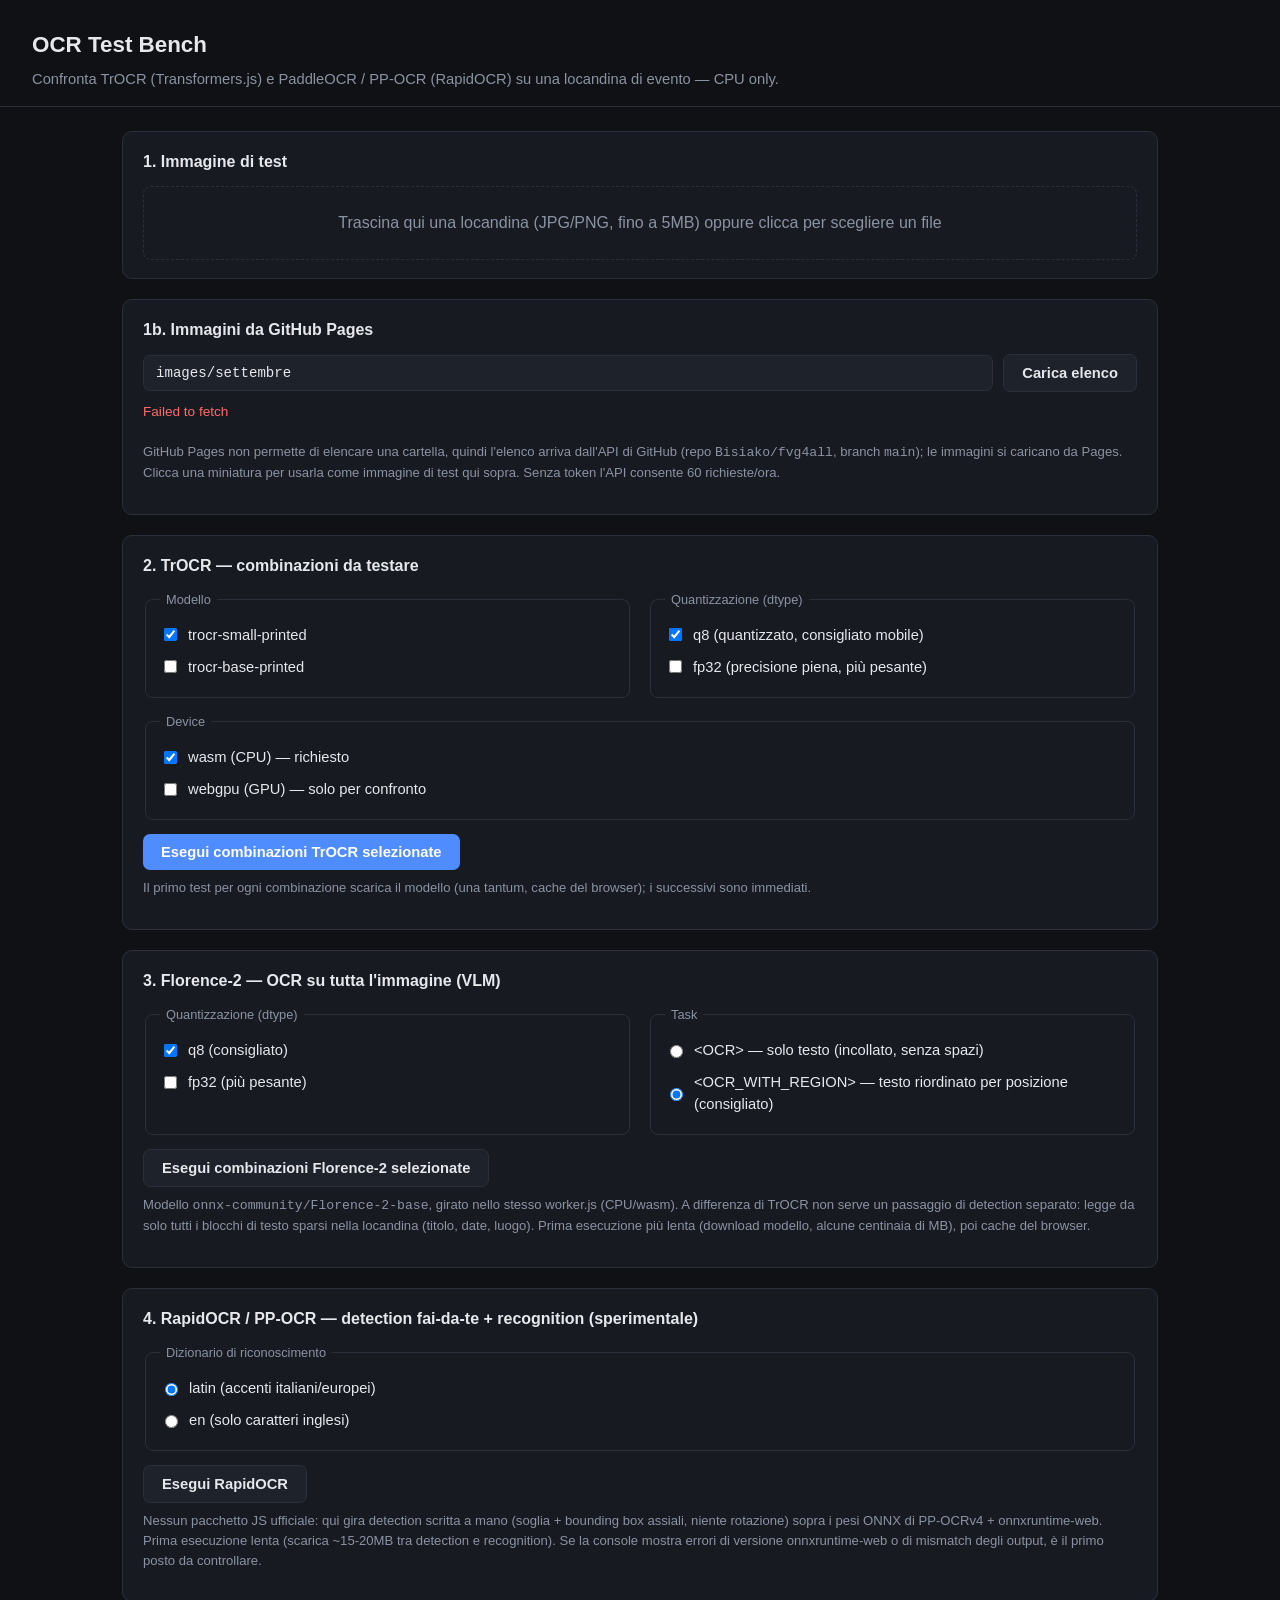
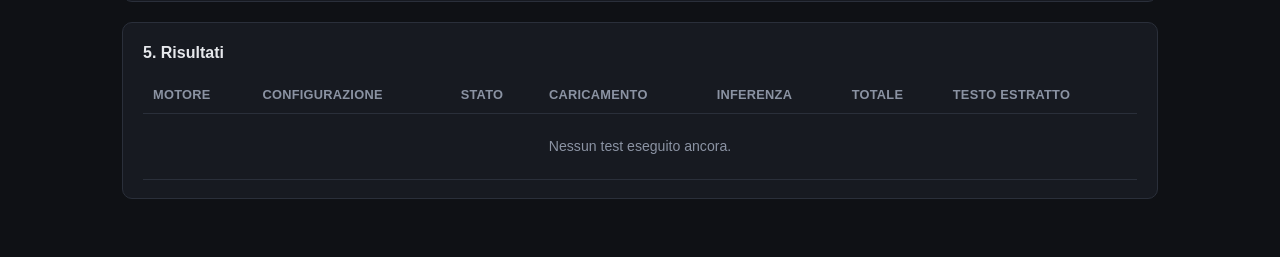
<file: index.html>
<!DOCTYPE html>
<html lang="it">
<head>
<meta charset="UTF-8">
<meta name="viewport" content="width=device-width, initial-scale=1">
<title>OCR Test Bench — TrOCR vs PaddleOCR</title>
<style>
  :root {
    --bg: #0f1115;
    --panel: #171a21;
    --panel-2: #1e222b;
    --border: #2a2f3a;
    --text: #e6e8ec;
    --text-dim: #8b93a3;
    --accent: #4f8cff;
    --ok: #3ecf8e;
    --err: #ff6b6b;
    --mono: "SFMono-Regular", Consolas, "Liberation Mono", Menlo, monospace;
  }
  * { box-sizing: border-box; }
  body {
    margin: 0;
    background: var(--bg);
    color: var(--text);
    font-family: -apple-system, BlinkMacSystemFont, "Segoe UI", Roboto, sans-serif;
    line-height: 1.5;
  }
  header {
    padding: 28px 32px 16px;
    border-bottom: 1px solid var(--border);
  }
  header h1 {
    margin: 0 0 6px;
    font-size: 1.4rem;
    font-weight: 600;
  }
  header p {
    margin: 0;
    color: var(--text-dim);
    font-size: 0.92rem;
  }
  main {
    max-width: 1100px;
    margin: 0 auto;
    padding: 24px 32px 60px;
    display: grid;
    gap: 20px;
  }
  section {
    background: var(--panel);
    border: 1px solid var(--border);
    border-radius: 10px;
    padding: 18px 20px;
  }
  section h2 {
    margin: 0 0 12px;
    font-size: 1rem;
    font-weight: 600;
    color: var(--text);
  }
  .drop-zone {
    border: 1.5px dashed var(--border);
    border-radius: 8px;
    padding: 24px;
    text-align: center;
    color: var(--text-dim);
    cursor: pointer;
    transition: border-color .15s;
  }
  .drop-zone.drag { border-color: var(--accent); color: var(--text); }
  .drop-zone input { display: none; }
  #preview-wrap { margin-top: 14px; display: none; gap: 12px; align-items: flex-start; }
  #preview-wrap.show { display: flex; }
  #preview {
    max-width: 220px;
    max-height: 220px;
    border-radius: 6px;
    border: 1px solid var(--border);
    object-fit: contain;
  }
  #file-meta { color: var(--text-dim); font-size: 0.85rem; }
  .grid-2 {
    display: grid;
    grid-template-columns: 1fr 1fr;
    gap: 16px;
  }
  fieldset {
    border: 1px solid var(--border);
    border-radius: 8px;
    padding: 10px 14px 14px;
  }
  legend { color: var(--text-dim); font-size: 0.8rem; padding: 0 6px; }
  label.opt {
    display: flex;
    align-items: center;
    gap: 8px;
    padding: 5px 0;
    font-size: 0.92rem;
    cursor: pointer;
  }
  .btn {
    background: var(--accent);
    color: #fff;
    border: none;
    border-radius: 7px;
    padding: 10px 18px;
    font-size: 0.92rem;
    font-weight: 600;
    cursor: pointer;
  }
  .btn.secondary {
    background: var(--panel-2);
    border: 1px solid var(--border);
    color: var(--text);
  }
  .btn:disabled { opacity: 0.5; cursor: not-allowed; }
  .actions { display: flex; gap: 10px; margin-top: 14px; flex-wrap: wrap; }
  table {
    width: 100%;
    border-collapse: collapse;
    font-size: 0.88rem;
  }
  th, td {
    text-align: left;
    padding: 8px 10px;
    border-bottom: 1px solid var(--border);
    vertical-align: top;
  }
  th { color: var(--text-dim); font-weight: 600; font-size: 0.8rem; text-transform: uppercase; letter-spacing: .02em; }
  td.mono, .mono { font-family: var(--mono); }
  .status-ok { color: var(--ok); }
  .status-err { color: var(--err); }
  .status-run { color: var(--accent); }
  .text-cell {
    max-width: 340px;
    white-space: pre-wrap;
    word-break: break-word;
    color: var(--text);
  }
  .empty-row td { color: var(--text-dim); text-align: center; padding: 22px; }
  .hint { color: var(--text-dim); font-size: 0.82rem; margin-top: 8px; }

  /* galleria GitHub */
  .gh-bar { display: flex; gap: 10px; flex-wrap: wrap; align-items: center; }
  .gh-bar input[type="text"] {
    flex: 1 1 240px;
    background: var(--panel-2);
    border: 1px solid var(--border);
    border-radius: 7px;
    color: var(--text);
    padding: 9px 12px;
    font-family: var(--mono);
    font-size: 0.88rem;
  }
  #gh-status { color: var(--text-dim); font-size: 0.85rem; margin-top: 10px; min-height: 1.3em; }
  #gh-status.err { color: var(--err); }
  #gh-grid {
    display: grid;
    grid-template-columns: repeat(auto-fill, minmax(130px, 1fr));
    gap: 10px;
    margin-top: 12px;
  }
  .gh-item {
    margin: 0;
    background: var(--panel-2);
    border: 1.5px solid var(--border);
    border-radius: 8px;
    overflow: hidden;
    cursor: pointer;
    transition: border-color .15s;
  }
  .gh-item:hover { border-color: var(--text-dim); }
  .gh-item.selected { border-color: var(--accent); }
  .gh-item img { display: block; width: 100%; height: 130px; object-fit: cover; background: #000; }
  .gh-item figcaption {
    padding: 5px 8px;
    font-size: 0.75rem;
    color: var(--text-dim);
    white-space: nowrap;
    overflow: hidden;
    text-overflow: ellipsis;
  }
</style>
</head>
<body>

<header>
  <h1>OCR Test Bench</h1>
  <p>Confronta TrOCR (Transformers.js) e PaddleOCR / PP-OCR (RapidOCR) su una locandina di evento — CPU only.</p>
</header>

<main>

  <section>
    <h2>1. Immagine di test</h2>
    <div class="drop-zone" id="drop-zone">
      Trascina qui una locandina (JPG/PNG, fino a 5MB) oppure clicca per scegliere un file
      <input type="file" id="file-input" accept="image/*">
    </div>
    <div id="preview-wrap">
      <img id="preview" alt="Anteprima immagine">
      <div id="file-meta"></div>
    </div>
  </section>

  <section>
    <h2>1b. Immagini da GitHub Pages</h2>
    <div class="gh-bar">
      <input type="text" id="gh-folder" value="images/settembre" spellcheck="false" aria-label="Cartella del repository">
      <button class="btn secondary" id="gh-load">Carica elenco</button>
    </div>
    <div id="gh-status"></div>
    <div id="gh-grid"></div>
    <p class="hint">
      GitHub Pages non permette di elencare una cartella, quindi l'elenco arriva dall'API di GitHub (repo <code>Bisiako/fvg4all</code>, branch <code>main</code>); le immagini si caricano da Pages. Clicca una miniatura per usarla come immagine di test qui sopra. Senza token l'API consente 60 richieste/ora.
    </p>
  </section>

  <section>
    <h2>2. TrOCR — combinazioni da testare</h2>
    <div class="grid-2">
      <fieldset>
        <legend>Modello</legend>
        <label class="opt"><input type="checkbox" class="trocr-model" value="Xenova/trocr-small-printed" checked> trocr-small-printed</label>
        <label class="opt"><input type="checkbox" class="trocr-model" value="Xenova/trocr-base-printed"> trocr-base-printed</label>
      </fieldset>
      <fieldset>
        <legend>Quantizzazione (dtype)</legend>
        <label class="opt"><input type="checkbox" class="trocr-dtype" value="q8" checked> q8 (quantizzato, consigliato mobile)</label>
        <label class="opt"><input type="checkbox" class="trocr-dtype" value="fp32"> fp32 (precisione piena, più pesante)</label>
      </fieldset>
    </div>
    <fieldset style="margin-top:14px;">
      <legend>Device</legend>
      <label class="opt"><input type="checkbox" class="trocr-device" value="wasm" checked> wasm (CPU) — richiesto</label>
      <label class="opt"><input type="checkbox" class="trocr-device" value="webgpu"> webgpu (GPU) — solo per confronto</label>
    </fieldset>
    <div class="actions">
      <button class="btn" id="run-trocr">Esegui combinazioni TrOCR selezionate</button>
    </div>
    <p class="hint">Il primo test per ogni combinazione scarica il modello (una tantum, cache del browser); i successivi sono immediati.</p>
  </section>

  <section>
    <h2>3. Florence-2 — OCR su tutta l'immagine (VLM)</h2>
    <div class="grid-2">
      <fieldset>
        <legend>Quantizzazione (dtype)</legend>
        <label class="opt"><input type="checkbox" class="florence-dtype" value="q8" checked> q8 (consigliato)</label>
        <label class="opt"><input type="checkbox" class="florence-dtype" value="fp32"> fp32 (più pesante)</label>
      </fieldset>
      <fieldset>
        <legend>Task</legend>
        <label class="opt"><input type="radio" name="florence-task" value="<OCR>"> &lt;OCR&gt; — solo testo (incollato, senza spazi)</label>
        <label class="opt"><input type="radio" name="florence-task" value="<OCR_WITH_REGION>" checked> &lt;OCR_WITH_REGION&gt; — testo riordinato per posizione (consigliato)</label>
      </fieldset>
    </div>
    <div class="actions">
      <button class="btn secondary" id="run-florence">Esegui combinazioni Florence-2 selezionate</button>
    </div>
    <p class="hint">
      Modello <code>onnx-community/Florence-2-base</code>, girato nello stesso worker.js (CPU/wasm). A differenza di TrOCR non serve un passaggio di detection separato: legge da solo tutti i blocchi di testo sparsi nella locandina (titolo, date, luogo). Prima esecuzione più lenta (download modello, alcune centinaia di MB), poi cache del browser.
    </p>
  </section>

  <section>
    <h2>4. RapidOCR / PP-OCR — detection fai-da-te + recognition (sperimentale)</h2>
    <fieldset>
      <legend>Dizionario di riconoscimento</legend>
      <label class="opt"><input type="radio" name="rapid-lang" value="latin" checked> latin (accenti italiani/europei)</label>
      <label class="opt"><input type="radio" name="rapid-lang" value="en"> en (solo caratteri inglesi)</label>
    </fieldset>
    <div class="actions">
      <button class="btn secondary" id="run-rapid">Esegui RapidOCR</button>
    </div>
    <p class="hint">
      Nessun pacchetto JS ufficiale: qui gira detection scritta a mano (soglia + bounding box assiali, niente rotazione) sopra i pesi ONNX di PP-OCRv4 + onnxruntime-web. Prima esecuzione lenta (scarica ~15-20MB tra detection e recognition). Se la console mostra errori di versione onnxruntime-web o di mismatch degli output, è il primo posto da controllare.
    </p>
  </section>
  <section>
    <h2>5. Risultati</h2>
    <table>
      <thead>
        <tr>
          <th>Motore</th>
          <th>Configurazione</th>
          <th>Stato</th>
          <th>Caricamento</th>
          <th>Inferenza</th>
          <th>Totale</th>
          <th>Testo estratto</th>
        </tr>
      </thead>
      <tbody id="results-body">
        <tr class="empty-row"><td colspan="7">Nessun test eseguito ancora.</td></tr>
      </tbody>
    </table>
  </section>

</main>

<script type="module">
  // ---------- stato immagine ----------
  let currentFile = null;
  let currentDataUrl = null;

  const dropZone = document.getElementById('drop-zone');
  const fileInput = document.getElementById('file-input');
  const previewWrap = document.getElementById('preview-wrap');
  const preview = document.getElementById('preview');
  const fileMeta = document.getElementById('file-meta');
  const resultsBody = document.getElementById('results-body');

  function setFile(file) {
    if (!file) return;
    currentFile = file;
    const reader = new FileReader();
    reader.onload = () => {
      currentDataUrl = reader.result;
      preview.src = currentDataUrl;
      previewWrap.classList.add('show');
      fileMeta.textContent = `${file.name} — ${(file.size / 1024 / 1024).toFixed(2)} MB`;
    };
    reader.readAsDataURL(file);
  }

  dropZone.addEventListener('click', () => fileInput.click());
  fileInput.addEventListener('change', (e) => setFile(e.target.files[0]));
  dropZone.addEventListener('dragover', (e) => { e.preventDefault(); dropZone.classList.add('drag'); });
  dropZone.addEventListener('dragleave', () => dropZone.classList.remove('drag'));
  dropZone.addEventListener('drop', (e) => {
    e.preventDefault();
    dropZone.classList.remove('drag');
    setFile(e.dataTransfer.files[0]);
  });

  // ---------- tabella risultati ----------
  function clearEmptyRow() {
    const empty = resultsBody.querySelector('.empty-row');
    if (empty) empty.remove();
  }

  function addRow(engine, config) {
    clearEmptyRow();
    const tr = document.createElement('tr');
    tr.innerHTML = `
      <td>${engine}</td>
      <td class="mono">${config}</td>
      <td class="status-run">in corso…</td>
      <td class="mono">—</td>
      <td class="mono">—</td>
      <td class="mono">—</td>
      <td class="text-cell">—</td>
    `;
    resultsBody.appendChild(tr);
    return tr;
  }

  // Inserisce spazi mancanti quando parole/numeri restano incollati (es. RapidOCR che fonde
  // due box vicini): tra cifra e lettera, tra lettera e cifra, tra minuscola e maiuscola.
  // È una pulizia euristica, non perfetta, ma indipendente dalla qualità della detection —
  // utile comunque come primo passo prima del tuo script di catalogazione per genere/data/luogo.
  function normalizeOcrText(text) {
    if (!text) return text;
    return text
      .split('\n')
      .map(line => line
        .replace(/(\d)([A-ZÀ-Ýa-zà-ÿ])/g, '$1 $2')
        .replace(/([A-ZÀ-Ýa-zà-ÿ])(\d)/g, '$1 $2')
        .replace(/([a-zà-ÿ])([A-ZÀ-Ý])/g, '$1 $2')
        .replace(/[ \t]+/g, ' ')
        .trim())
      .join('\n');
  }

  function fillRow(tr, { ok, loadMs, inferMs, totalMs, text, error }) {
    const cells = tr.querySelectorAll('td');
    if (ok) {
      cells[2].textContent = 'ok';
      cells[2].className = 'status-ok';
      cells[3].textContent = loadMs != null ? `${loadMs} ms` : '—';
      cells[4].textContent = inferMs != null ? `${inferMs} ms` : '—';
      cells[5].textContent = totalMs != null ? `${totalMs} ms` : '—';
      cells[6].textContent = normalizeOcrText(text) || '(vuoto)';
    } else {
      cells[2].textContent = 'errore';
      cells[2].className = 'status-err';
      cells[6].textContent = error || 'errore sconosciuto';
    }
  }

  // ---------- galleria da GitHub ----------
  const GH = {
    OWNER: 'Bisiako',
    REPO: 'fvg4all',
    BRANCH: 'main',
    IMAGE_ROOT: 'images',
    API_URL: 'https://api.github.com',
  };
  GH.PAGES_BASE = `https://${GH.OWNER.toLowerCase()}.github.io/${GH.REPO}/`;
  const IMG_EXT = /\.(jpe?g|png|webp|gif|avif)$/i;

  const ghFolder = document.getElementById('gh-folder');
  const ghLoad = document.getElementById('gh-load');
  const ghStatus = document.getElementById('gh-status');
  const ghGrid = document.getElementById('gh-grid');

  function setGhStatus(msg, isErr = false) {
    ghStatus.textContent = msg;
    ghStatus.className = isErr ? 'err' : '';
  }

  const encodePath = (p) => p.split('/').map(encodeURIComponent).join('/');

  async function listGithubImages(folder) {
    const path = folder.trim().replace(/^\/+|\/+$/g, '');
    const url = `${GH.API_URL}/repos/${GH.OWNER}/${GH.REPO}/contents/${encodePath(path)}?ref=${encodeURIComponent(GH.BRANCH)}`;
    const res = await fetch(url, { headers: { Accept: 'application/vnd.github+json' } });
    if (res.status === 404) throw new Error(`Cartella "${path}" non trovata nel branch ${GH.BRANCH}.`);
    if (res.status === 403) throw new Error('Limite dell\'API GitHub raggiunto (60 richieste/ora senza token): riprova più tardi.');
    if (!res.ok) throw new Error(`API GitHub: HTTP ${res.status}`);
    const items = await res.json();
    if (!Array.isArray(items)) throw new Error(`"${path}" non è una cartella.`);
    return items
      .filter((it) => it.type === 'file' && IMG_EXT.test(it.name))
      .map((it) => ({
        name: it.name,
        size: it.size,
        pagesUrl: GH.PAGES_BASE + encodePath(it.path),
        rawUrl: it.download_url,
      }))
      .sort((a, b) => a.name.localeCompare(b.name, 'it', { numeric: true }));
  }

  async function fetchBlobWithFallback(urls) {
    let lastErr;
    for (const u of urls) {
      try {
        const res = await fetch(u);
        if (!res.ok) throw new Error(`HTTP ${res.status}`);
        return await res.blob();
      } catch (err) { lastErr = err; }
    }
    throw lastErr;
  }

  async function selectGithubImage(item, figure) {
    setGhStatus(`Carico ${item.name}…`);
    try {
      const blob = await fetchBlobWithFallback([item.pagesUrl, item.rawUrl]);
      setFile(new File([blob], item.name, { type: blob.type || 'image/jpeg' }));
      ghGrid.querySelectorAll('.gh-item.selected').forEach((el) => el.classList.remove('selected'));
      figure.classList.add('selected');
      setGhStatus(`Selezionata: ${item.name}`);
    } catch (err) {
      setGhStatus(`Impossibile caricare ${item.name}: ${err.message}`, true);
    }
  }

  async function loadGithubGallery() {
    ghLoad.disabled = true;
    ghGrid.textContent = '';
    setGhStatus('Leggo l\'elenco da GitHub…');
    try {
      const images = await listGithubImages(ghFolder.value);
      if (!images.length) { setGhStatus('Nessuna immagine trovata in questa cartella.', true); return; }
      for (const item of images) {
        const fig = document.createElement('figure');
        fig.className = 'gh-item';
        fig.title = `${item.name} — ${(item.size / 1024 / 1024).toFixed(2)} MB`;

        const img = document.createElement('img');
        img.loading = 'lazy';
        img.alt = item.name;
        img.src = item.pagesUrl;
        // se la versione su Pages non è (ancora) pubblicata, ripiega sul raw di GitHub
        img.onerror = () => { img.onerror = null; img.src = item.rawUrl; };

        const cap = document.createElement('figcaption');
        cap.textContent = item.name;

        fig.append(img, cap);
        fig.addEventListener('click', () => selectGithubImage(item, fig));
        ghGrid.appendChild(fig);
      }
      setGhStatus(`${images.length} immagini in ${ghFolder.value.trim()}`);
    } catch (err) {
      setGhStatus(err.message, true);
    } finally {
      ghLoad.disabled = false;
    }
  }

  ghLoad.addEventListener('click', loadGithubGallery);
  ghFolder.addEventListener('keydown', (e) => { if (e.key === 'Enter') loadGithubGallery(); });
  loadGithubGallery(); // carica subito images/settembre all'apertura della pagina

  // ---------- worker TrOCR ----------
  let worker = null;
  let reqId = 0;
  const pending = new Map();

  function getWorker() {
    if (!worker) {
      worker = new Worker('worker.js', { type: 'module' });
      worker.onmessage = (e) => {
        const { id } = e.data;
        const handler = pending.get(id);
        if (handler) {
          handler(e.data);
          pending.delete(id);
        }
      };
    }
    return worker;
  }

  function callWorker(payload) {
    return new Promise((resolve) => {
      const id = ++reqId;
      pending.set(id, resolve);
      getWorker().postMessage({ id, ...payload });
    });
  }

  document.getElementById('run-trocr').addEventListener('click', async () => {
    if (!currentDataUrl) { alert('Carica prima un\'immagine.'); return; }
    const models = [...document.querySelectorAll('.trocr-model:checked')].map(el => el.value);
    const dtypes = [...document.querySelectorAll('.trocr-dtype:checked')].map(el => el.value);
    const devices = [...document.querySelectorAll('.trocr-device:checked')].map(el => el.value);
    if (!models.length || !dtypes.length || !devices.length) {
      alert('Seleziona almeno un modello, un dtype e un device.');
      return;
    }
    const btn = document.getElementById('run-trocr');
    btn.disabled = true;

    for (const modelId of models) {
      for (const dtype of dtypes) {
        for (const device of devices) {
          const shortModel = modelId.split('/')[1];
          const config = `${shortModel} · dtype=${dtype} · device=${device}`;
          const tr = addRow('TrOCR', config);
          const result = await callWorker({ engine: 'trocr', imageDataUrl: currentDataUrl, modelId, dtype, device });
          fillRow(tr, result);
        }
      }
    }
    btn.disabled = false;
  });

  // ---------- RapidOCR ----------
  document.getElementById('run-rapid').addEventListener('click', async () => {
    if (!currentDataUrl) { alert('Carica prima un\'immagine.'); return; }
    const lang = document.querySelector('input[name="rapid-lang"]:checked').value;
    const btn = document.getElementById('run-rapid');
    btn.disabled = true;

    const config = `PP-OCRv4 det + rec ${lang} · device=wasm`;
    const tr = addRow('RapidOCR', config);
    const result = await callWorker({ engine: 'rapidocr', imageDataUrl: currentDataUrl, lang });
    fillRow(tr, result);

    btn.disabled = false;
  });

  document.getElementById('run-florence').addEventListener('click', async () => {
    if (!currentDataUrl) { alert('Carica prima un\'immagine.'); return; }
    const dtypes = [...document.querySelectorAll('.florence-dtype:checked')].map(el => el.value);
    const task = document.querySelector('input[name="florence-task"]:checked').value;
    if (!dtypes.length) { alert('Seleziona almeno un dtype.'); return; }

    const btn = document.getElementById('run-florence');
    btn.disabled = true;

    const modelId = 'onnx-community/Florence-2-base';
    for (const dtype of dtypes) {
      const config = `Florence-2-base · dtype=${dtype} · device=wasm · ${task}`;
      const tr = addRow('Florence-2', config);
      const result = await callWorker({
        engine: 'florence',
        imageDataUrl: currentDataUrl,
        modelId,
        dtype,
        device: 'wasm',
        task,
      });
      fillRow(tr, result);
    }
    btn.disabled = false;
  });
</script>

</body>
</html>
</file>
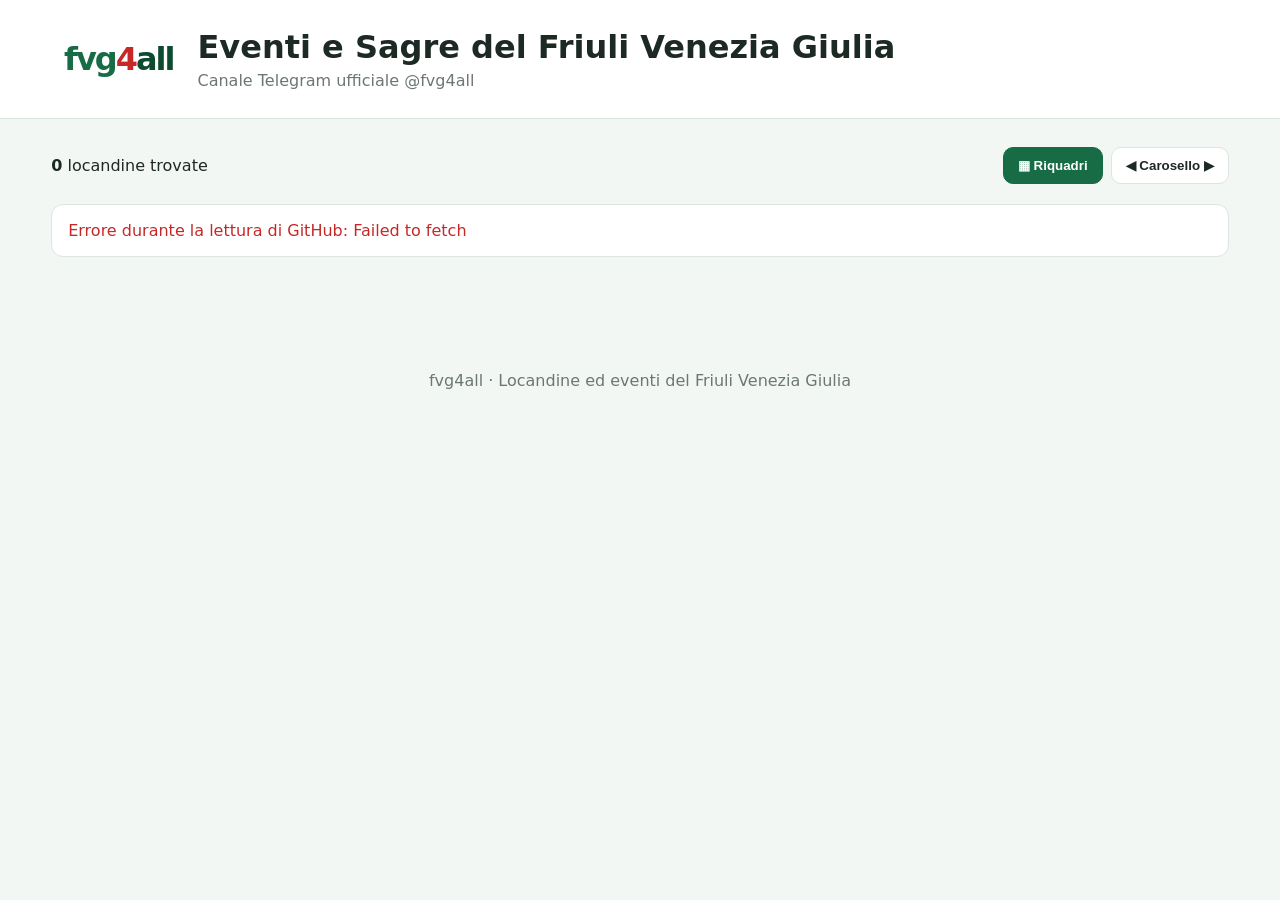
<file: index_old.html>
<!DOCTYPE html>
<html lang="it">
<head>
  <meta charset="UTF-8">
  <meta name="viewport" content="width=device-width, initial-scale=1.0">
  <meta name="description" content="fvg4all - Locandine, eventi e sagre del Friuli Venezia Giulia">
  <title>fvg4all — Eventi e Sagre del Friuli Venezia Giulia</title>

  <link rel="stylesheet" href="css/style.css">
</head>

<body>
  <header class="site-header">
    <div class="brand">
      <span class="brand-mark">fvg</span><span class="brand-number">4</span><span class="brand-name">all</span>
    </div>
    <div>
      <h1>Eventi e Sagre del Friuli Venezia Giulia</h1>
      <p>Canale Telegram ufficiale @fvg4all</p>
    </div>
  </header>

  <main>
    <section class="toolbar">
      <div>
        <strong id="imageCount">0</strong> locandine trovate
      </div>

      <div class="toolbar-actions">
        <button id="gridButton" class="active" type="button">▦ Riquadri</button>
        <button id="carouselButton" type="button">◀ Carosello ▶</button>
      </div>
    </section>

    <section id="status" class="status">
      Ricerca delle locandine su GitHub…
    </section>

    <section id="gallery" class="gallery" aria-live="polite"></section>

    <section id="carousel" class="carousel hidden" aria-label="Carosello locandine">
      <button id="prevButton" class="carousel-arrow" type="button" aria-label="Immagine precedente">‹</button>
      <div id="carouselContent" class="carousel-content"></div>
      <button id="nextButton" class="carousel-arrow" type="button" aria-label="Immagine successiva">›</button>
    </section>
  </main>

  <footer>
    <p>fvg4all · Locandine ed eventi del Friuli Venezia Giulia</p>
  </footer>
<script src="js/fvgDictionary.js"></script>
  <script type="module" src="js/app.js"></script>
</body>
</html>
</file>
<file: css/style.css>
* {
  box-sizing: border-box;
}

:root {
  --fvg-green: #176b45;
  --fvg-green-dark: #0d4b31;
  --fvg-light: #f3f7f4;
  --fvg-red: #c62828;
  --text: #1d2923;
  --muted: #6c7771;
  --card: #ffffff;
  --border: #dce5df;
  --shadow: 0 8px 28px rgba(0, 0, 0, 0.08);
}

body {
  margin: 0;
  font-family: Inter, system-ui, -apple-system, BlinkMacSystemFont, "Segoe UI", sans-serif;
  background: var(--fvg-light);
  color: var(--text);
}

.site-header {
  padding: 28px 5vw;
  display: flex;
  gap: 24px;
  align-items: center;
  background: var(--card);
  border-bottom: 1px solid var(--border);
}

.brand {
  white-space: nowrap;
  font-size: 2rem;
  font-weight: 900;
  letter-spacing: -2px;
}

.brand-mark {
  color: var(--fvg-green);
}

.brand-number {
  color: var(--fvg-red);
}

.brand-name {
  color: var(--fvg-green-dark);
}

.site-header h1 {
  margin: 0 0 5px;
  font-size: clamp(1.3rem, 3vw, 2rem);
}

.site-header p {
  margin: 0;
  color: var(--muted);
}

main {
  width: min(1400px, 92vw);
  margin: 28px auto 50px;
}

.toolbar {
  display: flex;
  justify-content: space-between;
  align-items: center;
  gap: 16px;
  margin-bottom: 20px;
}

.toolbar-actions {
  display: flex;
  gap: 8px;
}

button {
  border: 1px solid var(--border);
  background: white;
  color: var(--text);
  border-radius: 10px;
  padding: 10px 14px;
  cursor: pointer;
  font-weight: 700;
}

button:hover {
  border-color: var(--fvg-green);
}

button.active {
  background: var(--fvg-green);
  color: white;
  border-color: var(--fvg-green);
}

.status {
  padding: 16px;
  margin-bottom: 20px;
  background: white;
  border: 1px solid var(--border);
  border-radius: 12px;
  color: var(--muted);
}

.status.error {
  color: var(--fvg-red);
}

.gallery {
  display: grid;
  grid-template-columns: repeat(auto-fill, minmax(260px, 1fr));
  gap: 22px;
}

.card {
  background: var(--card);
  border-radius: 16px;
  overflow: hidden;
  box-shadow: var(--shadow);
  border: 1px solid var(--border);
  display: flex;
  flex-direction: column;
}

.card-image-wrap {
  position: relative;
  aspect-ratio: 3 / 4;
  background: #e9eeeb;
  overflow: hidden;
  cursor: zoom-in;
}

.card-image {
  width: 100%;
  height: 100%;
  object-fit: contain;
  display: block;
}

.month-badge {
  position: absolute;
  left: 10px;
  top: 10px;
  background: rgba(13, 75, 49, 0.9);
  color: white;
  padding: 6px 9px;
  border-radius: 8px;
  font-size: 0.78rem;
  font-weight: 800;
}

.card-body {
  padding: 16px;
}

.event-title {
  margin: 0 0 8px;
  font-size: 1.2rem;
  line-height: 1.2;
  color: var(--fvg-green-dark);
}

.event-date {
  display: inline-block;
  margin-bottom: 10px;
  color: var(--fvg-red);
  font-weight: 800;
}

.ocr-status {
  color: var(--muted);
  font-size: 0.9rem;
}

.ocr-text {
  margin-top: 12px;
  padding-top: 12px;
  border-top: 1px solid var(--border);
  color: #4d5953;
  font-size: 0.9rem;
  line-height: 1.45;
  white-space: pre-wrap;
  max-height: 130px;
  overflow: auto;
}

.file-name {
  margin-top: 12px;
  color: #89928d;
  font-size: 0.72rem;
  word-break: break-all;
}

.carousel {
  display: grid;
  grid-template-columns: 50px 1fr 50px;
  gap: 12px;
  align-items: center;
}

.carousel-content {
  background: white;
  border: 1px solid var(--border);
  border-radius: 16px;
  box-shadow: var(--shadow);
  overflow: hidden;
}

.carousel-card {
  display: grid;
  grid-template-columns: minmax(280px, 55%) 1fr;
}

.carousel-image {
  width: 100%;
  height: min(72vh, 750px);
  object-fit: contain;
  background: #e9eeeb;
}

.carousel-info {
  padding: 28px;
  overflow: auto;
}

.carousel-arrow {
  font-size: 2rem;
  padding: 8px;
  height: 60px;
}

.hidden {
  display: none !important;
}

footer {
  text-align: center;
  padding: 28px;
  color: var(--muted);
}

@media (max-width: 750px) {
  .site-header {
    align-items: flex-start;
    flex-direction: column;
  }

  .toolbar {
    align-items: flex-start;
    flex-direction: column;
  }

  .gallery {
    grid-template-columns: repeat(2, minmax(0, 1fr));
    gap: 12px;
  }

  .card-body {
    padding: 12px;
  }

  .event-title {
    font-size: 1rem;
  }

  .carousel {
    grid-template-columns: 36px 1fr 36px;
    gap: 5px;
  }

  .carousel-card {
    display: block;
  }

  .carousel-image {
    height: 55vh;
  }

  .carousel-info {
    padding: 18px;
  }
}

@media (max-width: 430px) {
  .gallery {
    grid-template-columns: 1fr;
  }
}
</file>
